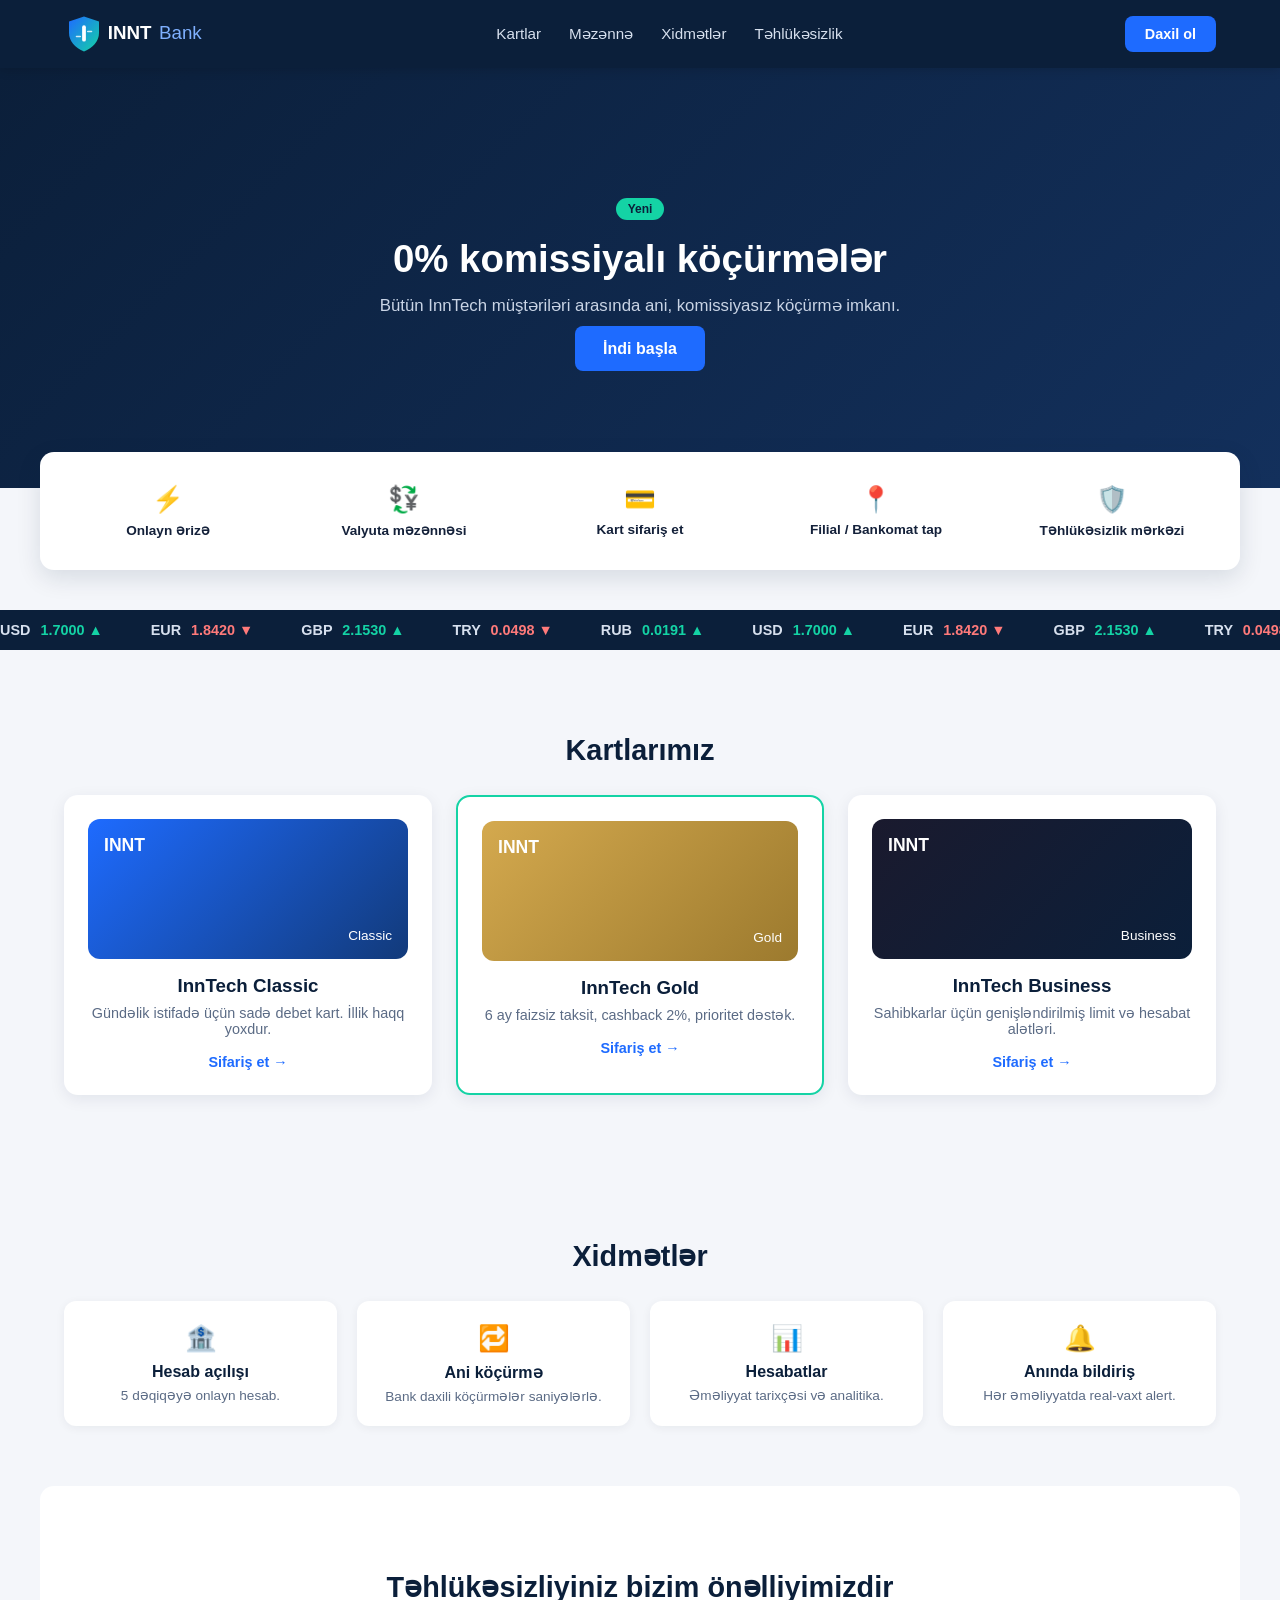
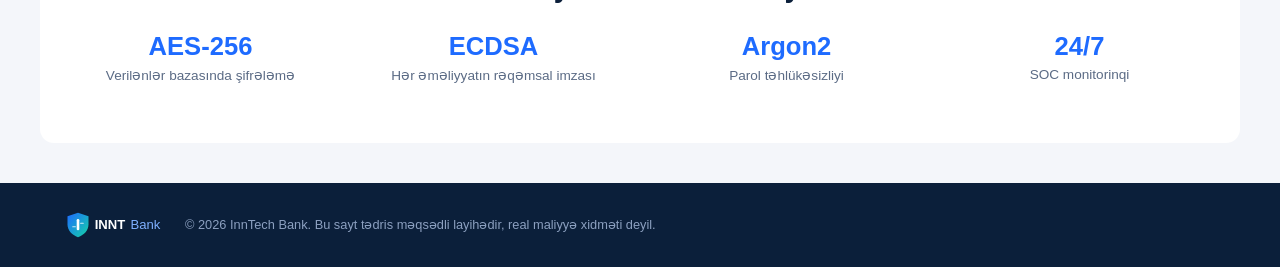
<file: templates/index.html>
<!--
  index.html — SAYTIN ANA (TANITIM) SƏHİFƏSİ
  ==============================================
  Bu səhifə sırf VİZUAL məqsədlidir — real bank saytları kimi görünmək
  üçün hazırlanıb (slayder, kart təklifləri, valyuta lenti və s.).
  Kriptoqrafiya/infosec məntiqi burada YOXDUR, o, /login, /dashboard,
  /staff/panel kimi səhifələrdə baş verir. Bu səhifə yalnız həmin
  səhifələrə aparan "qapıdır".
-->
<!DOCTYPE html>
<html lang="az">
<head>
<meta charset="UTF-8">
<meta name="viewport" content="width=device-width, initial-scale=1.0">
<title>InnTech Bank — Rəqəmsal bankçılığın yeni nəsli</title>
<link rel="stylesheet" href="/static/style.css">
</head>
<body class="home-body">

  <!-- ========== HEADER (yuxarı naviqasiya) ========== -->
  <header class="site-header">
    <div class="header-inner">
      <a href="/" class="logo-link">
        <img src="/static/logo.svg" alt="InnTech Bank" height="40">
      </a>
      <nav class="main-nav">
        <a href="#cards">Kartlar</a>
        <a href="#rates">Məzənnə</a>
        <a href="#services">Xidmətlər</a>
        <a href="#security">Təhlükəsizlik</a>
      </nav>
      <!-- Bu düymə həqiqi giriş səhifəsinə (/login) aparır -->
      <a href="/login" class="btn-login">Daxil ol</a>
    </div>
  </header>

  <!-- ========== HERO / SLAYDER (avtomatik dəyişən banner) ========== -->
  <section class="hero-slider">
    <div class="slide active">
      <div class="slide-content">
        <span class="badge">Yeni</span>
        <h1>0% komissiyalı köçürmələr</h1>
        <p>Bütün InnTech müştəriləri arasında ani, komissiyasız köçürmə imkanı.</p>
        <a href="/login" class="btn-cta">İndi başla</a>
      </div>
    </div>
    <div class="slide">
      <div class="slide-content">
        <span class="badge">Kampaniya</span>
        <h1>İnnTech Gold Kart — 6 ay faizsiz</h1>
        <p>İlk 6 ay üzrə illik xidmət haqqı yoxdur, taksitlə alış-veriş imkanı.</p>
        <a href="#cards" class="btn-cta">Ətraflı bax</a>
      </div>
    </div>
    <div class="slide">
      <div class="slide-content">
        <span class="badge">Təhlükəsizlik</span>
        <h1>Hər əməliyyat rəqəmsal imza ilə qorunur</h1>
        <p>AES-256 şifrələmə və ECDSA imza ilə maliyyə datanız tam qorunur.</p>
        <a href="#security" class="btn-cta">Necə işləyir?</a>
      </div>
    </div>
    <!-- Slaydların altındakı nöqtələr: hazırkı slaydı göstərir -->
    <div class="slide-dots">
      <span class="dot active"></span><span class="dot"></span><span class="dot"></span>
    </div>
  </section>

  <!-- ========== SÜRƏTLİ KEÇİDLƏR (ikonlu qısayollar) ========== -->
  <section class="quick-actions">
    <a href="/login" class="qa-item">
      <span class="qa-icon">⚡</span><span>Onlayn ərizə</span>
    </a>
    <a href="#rates" class="qa-item">
      <span class="qa-icon">💱</span><span>Valyuta məzənnəsi</span>
    </a>
    <a href="#cards" class="qa-item">
      <span class="qa-icon">💳</span><span>Kart sifariş et</span>
    </a>
    <a href="#" class="qa-item">
      <span class="qa-icon">📍</span><span>Filial / Bankomat tap</span>
    </a>
    <a href="#security" class="qa-item">
      <span class="qa-icon">🛡️</span><span>Təhlükəsizlik mərkəzi</span>
    </a>
  </section>

  <!-- ========== VALYUTA LENTİ (sağa-sola sürüşən animasiya, CSS ilə) ========== -->
  <section id="rates" class="rate-ticker">
    <div class="ticker-track">
      <span class="ticker-item">USD <b class="up">1.7000 ▲</b></span>
      <span class="ticker-item">EUR <b class="down">1.8420 ▼</b></span>
      <span class="ticker-item">GBP <b class="up">2.1530 ▲</b></span>
      <span class="ticker-item">TRY <b class="down">0.0498 ▼</b></span>
      <span class="ticker-item">RUB <b class="up">0.0191 ▲</b></span>
      <!-- Lent kəsilmədən fırlansın deyə, elementlər bir dəfə də TƏKRAR yazılıb -->
      <span class="ticker-item">USD <b class="up">1.7000 ▲</b></span>
      <span class="ticker-item">EUR <b class="down">1.8420 ▼</b></span>
      <span class="ticker-item">GBP <b class="up">2.1530 ▲</b></span>
      <span class="ticker-item">TRY <b class="down">0.0498 ▼</b></span>
      <span class="ticker-item">RUB <b class="up">0.0191 ▲</b></span>
    </div>
  </section>

  <!-- ========== KREDİT KART TƏKLİFLƏRİ ========== -->
  <section id="cards" class="card-offers">
    <h2>Kartlarımız</h2>
    <div class="cards-grid">
      <div class="offer-card">
        <div class="card-visual card-blue">INNT<span>Classic</span></div>
        <h3>InnTech Classic</h3>
        <p>Gündəlik istifadə üçün sadə debet kart. İllik haqq yoxdur.</p>
        <a href="/login" class="card-link">Sifariş et →</a>
      </div>
      <div class="offer-card featured">
        <div class="card-visual card-gold">INNT<span>Gold</span></div>
        <h3>InnTech Gold</h3>
        <p>6 ay faizsiz taksit, cashback 2%, prioritet dəstək.</p>
        <a href="/login" class="card-link">Sifariş et →</a>
      </div>
      <div class="offer-card">
        <div class="card-visual card-dark">INNT<span>Business</span></div>
        <h3>InnTech Business</h3>
        <p>Sahibkarlar üçün genişləndirilmiş limit və hesabat alətləri.</p>
        <a href="/login" class="card-link">Sifariş et →</a>
      </div>
    </div>
  </section>

  <!-- ========== XİDMƏTLƏR ========== -->
  <section id="services" class="services">
    <h2>Xidmətlər</h2>
    <div class="services-grid">
      <div class="service-item"><span class="qa-icon">🏦</span><h4>Hesab açılışı</h4><p>5 dəqiqəyə onlayn hesab.</p></div>
      <div class="service-item"><span class="qa-icon">🔁</span><h4>Ani köçürmə</h4><p>Bank daxili köçürmələr saniyələrlə.</p></div>
      <div class="service-item"><span class="qa-icon">📊</span><h4>Hesabatlar</h4><p>Əməliyyat tarixçəsi və analitika.</p></div>
      <div class="service-item"><span class="qa-icon">🔔</span><h4>Anında bildiriş</h4><p>Hər əməliyyatda real-vaxt alert.</p></div>
    </div>
  </section>

  <!-- ========== TƏHLÜKƏSİZLİK (marketinq xülasəsi) ==========
       Diqqət: burada yazılan AES-256, ECDSA, Argon2, SOC sözləri sadəcə
       REKLAM mətni deyil — bunlar main.py və crypto.py-da HƏQİQƏTƏN
       işləyən texnikalardır. Demoda bunu göstərə bilərsən. -->
  <section id="security" class="security-strip">
    <h2>Təhlükəsizliyiniz bizim önəlliyimizdir</h2>
    <div class="security-grid">
      <div class="sec-item"><b>AES-256</b><span>Verilənlər bazasında şifrələmə</span></div>
      <div class="sec-item"><b>ECDSA</b><span>Hər əməliyyatın rəqəmsal imzası</span></div>
      <div class="sec-item"><b>Argon2</b><span>Parol təhlükəsizliyi</span></div>
      <div class="sec-item"><b>24/7</b><span>SOC monitorinqi</span></div>
    </div>
  </section>

  <!-- ========== FOOTER ========== -->
  <footer class="site-footer">
    <div class="footer-inner">
      <img src="/static/logo.svg" alt="InnTech Bank" height="28">
      <p>© 2026 InnTech Bank. Bu sayt tədris məqsədli layihədir, real maliyyə xidməti deyil.</p>
    </div>
  </footer>

<script>
  // Sadə slayder: hər 4 saniyədən bir növbəti slayda keçir (dövrü, sonsuz)
  const slides = document.querySelectorAll('.slide');
  const dots = document.querySelectorAll('.dot');
  let current = 0;
  setInterval(() => {
    slides[current].classList.remove('active');
    dots[current].classList.remove('active');
    current = (current + 1) % slides.length;
    slides[current].classList.add('active');
    dots[current].classList.add('active');
  }, 4000);
</script>
</body>
</html>
</file>
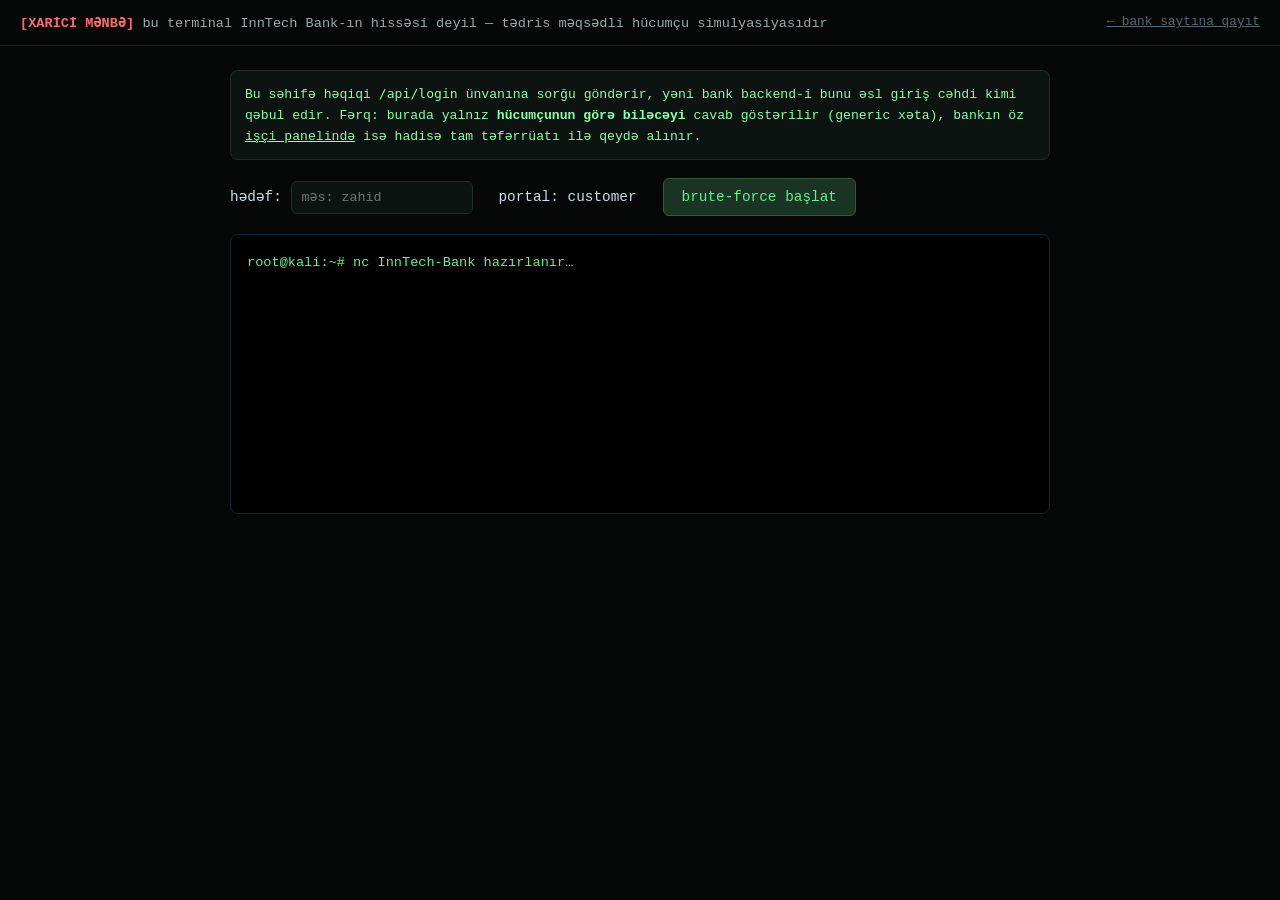
<file: templates/attacker.html>
<!--
  attacker.html — HÜCUMÇU TERMİNALI (bankın özünə aid DEYİL)
  ===========================================================
  Bu səhifə, bank saytının bir hissəsi kimi GÖRÜNMƏMƏK üçün bilərəkdən
  tamam fərqli dizayndadır (qara fon, yaşıl mətn — "hacker terminal" effekti).

  NECƏ İŞLƏYİR: "brute-force başlat" düyməsinə basanda, aşağıdakı JavaScript
  kodu HƏQİQİ /api/login ünvanına, bir-bir, siyahıdakı zəif parolları
  göndərir (fetch() ilə). Yəni bu, saxta bir animasiya deyil — bank
  backend-i bu sorğuları əsl giriş cəhdi kimi qəbul edir.

  VACİB TƏHLÜKƏSİZLİK PRİNSİPİ: bu ekranda yalnız HÜCUMÇUNUN görə biləcəyi
  qədər məlumat göstərilir (sadə "401 Unauthorized" və ya "403 Forbidden").
  Serverin daxili prosesini izah edən ətraflı "trace" burada göstərilmir —
  o, yalnız bankın öz işçi panelində görünür. Real bir sistem də elə
  belə davranmalıdır: xaricə az məlumat, daxildə tam qeyd.
-->
<!doctype html><html lang="az"><head><meta charset="utf-8">
<meta name="viewport" content="width=device-width,initial-scale=1">
<title>externalhost:~# — brute-force terminalı</title>
<style>
  :root{color-scheme:dark}
  *{box-sizing:border-box}
  body{margin:0;background:#050807;color:#5CF28C;font-family:Consolas,"Courier New",monospace;min-height:100vh;display:flex;flex-direction:column}
  header{padding:14px 20px;border-bottom:1px solid #123;color:#9AA;font-size:.85rem;display:flex;justify-content:space-between;flex-wrap:wrap;gap:8px}
  header b{color:#FF6B6B}
  main{flex:1;max-width:860px;margin:0 auto;padding:24px 20px;width:100%}
  .note{background:#0D1310;border:1px solid #1C3024;border-radius:8px;padding:12px 14px;color:#8FA;font-size:.82rem;line-height:1.6;margin-bottom:18px}
  .target{margin-bottom:16px;font-size:.9rem;color:#CDE}
  .target input{background:#0D1310;border:1px solid #1C3024;color:#5CF28C;padding:8px 10px;font-family:inherit;border-radius:6px}
  button{background:#1A3324;color:#5CF28C;border:1px solid #2E5A3E;padding:10px 18px;font-family:inherit;font-size:.9rem;border-radius:6px;cursor:pointer}
  button:hover{background:#214229}
  button:disabled{opacity:.4;cursor:not-allowed}
  #term{margin-top:18px;background:#000;border:1px solid #123;border-radius:8px;padding:16px;min-height:280px;font-size:.85rem;line-height:1.7;white-space:pre-wrap}
  .bad{color:#FF6B6B}.ok{color:#5CF28C}.warn{color:#F2C85C}.dim{color:#567}
  a.back{color:#567;font-size:.8rem}
</style></head>
<body>
<header>
  <span><b>[XARİCİ MƏNBƏ]</b> bu terminal InnTech Bank-ın hissəsi deyil — tədris məqsədli hücumçu simulyasiyasıdır</span>
  <a class="back" href="/login">← bank saytına qayıt</a>
</header>
<main>
  <div class="note">Bu səhifə həqiqi <code>/api/login</code> ünvanına sorğu göndərir, yəni bank backend-i bunu əsl giriş cəhdi
  kimi qəbul edir. Fərq: burada yalnız <b>hücumçunun görə biləcəyi</b> cavab göstərilir (generic xəta), bankın öz
  <a href="/staff" style="color:#8FA">işçi panelində</a> isə hadisə tam təfərrüatı ilə qeydə alınır.</div>

  <!--
    DÜZƏLİŞ: köhnə "orxan" sərt-kodlaşdırılmış dəyəri silindi (artıq belə
    istifadəçi yoxdur). İndi xana boşdur, demo zamanı istənilən mövcud
    müştəri adını (huseyn, zahid, nicat, adil) özün yazırsan.
  -->
  <div class="target">hədəf: <input id="uname" placeholder="məs: zahid"> &nbsp; portal: customer &nbsp;
  <button id="go">brute-force başlat</button></div>

  <div id="term">root@kali:~# nc InnTech-Bank hazırlanır…
</div>
</main>
<script>
// Hücumçunun sınayacağı zəif parollar siyahısı (real dünyada "wordlist" adlanır)
const wordlist=["123456","password","qwerty","admin123","orxan2000","iloveyou","letmein"];
const term=document.getElementById('term'), go=document.getElementById('go');
const esc=s=>s.replace(/[&<>]/g,c=>({'&':'&amp;','<':'&lt;','>':'&gt;'}[c]));
function line(t,cls){term.innerHTML+='\\n'+(cls?('<span class="'+cls+'">'+esc(t)+'</span>'):esc(t));term.scrollTop=term.scrollHeight}

go.addEventListener('click', async ()=>{
  const user=document.getElementById('uname').value.trim();
  // DÜZƏLİŞ: xana boş olanda xəbərdarlıq edir, boş sorğu göndərmir
  if(!user){ line('[!] Hədəf istifadəçi adı yazılmayıb.','warn'); return; }
  go.disabled=true;
  term.innerHTML='root@kali:~# python3 brute_force.py --target inntech-bank --user '+esc(user)+' --wordlist rockyou_top7.txt';
  line('[*] Hücum başladı, '+wordlist.length+' parol sınanacaq…','dim');
  let stopped=false;
  // Hər parolu BİR-BİR, HƏQİQİ /api/login ünvanına göndərir (fetch)
  for(let i=0;i<wordlist.length && !stopped;i++){
    const pw=wordlist[i];
    const fd=new FormData(); fd.append('username',user); fd.append('password',pw); fd.append('portal','customer');
    let d;
    try{ const r=await fetch('/api/login',{method:'POST',body:fd}); d=await r.json(); }
    catch(e){ line('[!] Şəbəkə xətası','bad'); break; }
    await new Promise(ok=>setTimeout(ok,550));   // real hücum effekti üçün kiçik gözləmə
    if(d.ok){
      // Nəzəri hal: əgər parol doğru çıxsaydı (bizim demoda baş vermir, çünki
      // doğru parol siyahıda yoxdur)
      line(`[${i+1}/${wordlist.length}] "${pw}"  ->  200 OK — giriş uğurlu oldu!`,'bad');
      line('[!] PAROL TAPILDI, hücum uğurlu oldu','bad'); stopped=true; break;
    }
    if(/blokl/i.test(d.error||'')){
      // Server "Hesab bloklanıb" cavabı verəndə hücum dayandırılır
      line(`[${i+1}/${wordlist.length}] "${pw}"  ->  403 Forbidden — "${d.error}"`,'warn');
      line('[x] Hədəf tərəfindən əlaqə kəsildi (hesab bloklanıb). Hücum dayandırıldı.','warn');
      stopped=true; break;
    }
    // Adi yanlış parol cavabı
    line(`[${i+1}/${wordlist.length}] "${pw}"  ->  401 Unauthorized — "${d.error}"`,'bad');
  }
  if(!stopped) line('[*] Siyahı tükəndi, hədəf sındırılmadı.','dim');
  line('','');
  line('root@kali:~# _','dim');
  go.disabled=false;
});
</script>
</body></html>
</file>
<file: static/style.css>
:root{--navy:#0B1F3A;--blue:#1E6BFF;--mint:#14D3A5;--bg:#F4F6FA;--ink:#14213A;--mut:#5B6B85;--red:#D64545}
*{box-sizing:border-box}
body{margin:0;font-family:Inter,"Segoe UI",Arial,sans-serif;color:var(--ink);background:var(--bg)}
.split{display:grid;grid-template-columns:1fr 1fr;min-height:100vh}
.brand{background:var(--navy);color:#fff;padding:48px;display:flex;flex-direction:column;justify-content:space-between}
.brand h1{font-size:2.4rem;line-height:1.15;max-width:15ch;margin:0 0 16px}
.brand p{color:#A9B8D0;max-width:38ch;line-height:1.6}
.brand small{color:#6F83A3}
.panel{padding:48px;display:flex;flex-direction:column;justify-content:center;gap:24px;max-width:520px;width:100%;margin:auto}
.tabs a{color:var(--mut);text-decoration:none;margin-right:20px;padding-bottom:6px}
.tabs a.on{color:var(--ink);font-weight:600;border-bottom:3px solid var(--blue)}
form{display:grid;gap:14px}
label{font-size:.85rem;color:var(--mut);display:grid;gap:6px}
input{padding:13px 14px;border:1px solid #CBD5E5;border-radius:10px;font-size:1rem}
input:focus-visible,button:focus-visible{outline:3px solid #9DBEFF;outline-offset:1px}
button{padding:14px;border:0;border-radius:10px;background:var(--blue);color:#fff;font-weight:600;font-size:1rem;cursor:pointer}
.err{color:var(--red);min-height:1.2em;font-size:.9rem;margin:0}
.xray{background:#0A1628;color:#9FE8D4;border-radius:12px;padding:14px 16px;font:.8rem/1.7 Consolas,monospace;min-height:110px}
.xray b{color:#fff;font-family:Inter,sans-serif}
.xray .bad{color:#FF9C9C}
.top{background:var(--navy);color:#fff;display:flex;justify-content:space-between;align-items:center;padding:12px 32px}
.top img{height:40px}.top a{color:#A9B8D0;margin-left:16px}
main{max-width:960px;margin:32px auto;padding:0 20px}
.card{background:#fff;border-radius:14px;padding:24px;box-shadow:0 1px 3px rgba(11,31,58,.08);margin-bottom:20px}
.balance{font-size:2.2rem;font-weight:700}
@media(max-width:800px){.split{grid-template-columns:1fr}.brand{padding:28px}}
.grid{display:grid;grid-template-columns:1.2fr 1fr;gap:20px}
@media(max-width:800px){.grid{grid-template-columns:1fr}}
table{width:100%;border-collapse:collapse;font-size:.88rem}
th,td{text-align:left;padding:9px 8px;border-bottom:1px solid #E3E9F3;vertical-align:top}
th{color:var(--mut);font-weight:600}
.mono{font-family:Consolas,monospace;word-break:break-all;font-size:.78rem}
.ok{color:#0C8F6E;font-weight:600}.no{color:var(--red);font-weight:600}
.btn-s{padding:6px 10px;font-size:.8rem;background:#fff;color:var(--red);border:1px solid var(--red)}
.nav a{color:#fff;margin-right:16px;text-decoration:none}
/* ===== Bunları mövcud static/style.css faylının SONUNA əlavə et ===== */

.home-body{background:var(--bg);}

/* Header */
.site-header{background:var(--navy);padding:14px 0;position:sticky;top:0;z-index:50;box-shadow:0 2px 10px rgba(0,0,0,.15);}
.header-inner{max-width:1200px;margin:0 auto;display:flex;align-items:center;justify-content:space-between;padding:0 24px;}
.main-nav{display:flex;gap:28px;}
.main-nav a{color:#D7E0EE;text-decoration:none;font-size:.95rem;}
.main-nav a:hover{color:#fff;}
.btn-login{background:var(--blue);color:#fff;padding:10px 20px;border-radius:8px;text-decoration:none;font-weight:600;font-size:.9rem;}
.btn-login:hover{background:#1557cc;}
.logo-link{display:flex;align-items:center;}

/* Hero slider */
.hero-slider{position:relative;height:420px;background:var(--navy);overflow:hidden;}
.slide{position:absolute;inset:0;opacity:0;transition:opacity .6s ease;display:flex;align-items:center;justify-content:center;
  background:linear-gradient(135deg,var(--navy) 0%,#13305c 100%);}
.slide.active{opacity:1;}
.slide-content{max-width:640px;text-align:center;color:#fff;padding:0 20px;}
.badge{display:inline-block;background:var(--mint);color:var(--navy);font-weight:700;font-size:.75rem;padding:4px 12px;border-radius:20px;margin-bottom:16px;}
.slide h1{font-size:2.4rem;margin:0 0 12px;line-height:1.2;}
.slide p{color:#C9D4E5;margin:0 0 24px;font-size:1.05rem;}
.btn-cta{background:var(--blue);color:#fff;padding:14px 28px;border-radius:8px;text-decoration:none;font-weight:600;}
.btn-cta:hover{background:#1557cc;}
.slide-dots{position:absolute;bottom:20px;left:50%;transform:translateX(-50%);display:flex;gap:8px;}
.dot{width:8px;height:8px;border-radius:50%;background:rgba(255,255,255,.35);}
.dot.active{background:#fff;}

/* Quick actions */
.quick-actions{max-width:1200px;margin:-36px auto 0;position:relative;z-index:10;background:#fff;border-radius:14px;
  box-shadow:0 8px 24px rgba(11,31,58,.12);display:flex;justify-content:space-between;padding:22px 10px;flex-wrap:wrap;}
.qa-item{flex:1;min-width:140px;display:flex;flex-direction:column;align-items:center;gap:8px;text-decoration:none;
  color:var(--ink);font-size:.85rem;font-weight:600;padding:10px;}
.qa-item:hover{color:var(--blue);}
.qa-icon{font-size:1.6rem;}

/* Currency ticker */
.rate-ticker{background:var(--navy);overflow:hidden;padding:12px 0;margin-top:40px;}
.ticker-track{display:flex;gap:48px;white-space:nowrap;animation:scroll-left 22s linear infinite;width:max-content;}
.ticker-item{color:#D7E0EE;font-size:.9rem;font-weight:600;}
.ticker-item b{margin-left:6px;}
.ticker-item b.up{color:var(--mint);}
.ticker-item b.down{color:#FF7A7A;}
@keyframes scroll-left{from{transform:translateX(0);}to{transform:translateX(-50%);}}

/* Section headings */
.card-offers,.services,.security-strip{max-width:1200px;margin:0 auto;padding:60px 24px;}
.card-offers h2,.services h2,.security-strip h2{font-size:1.8rem;color:var(--navy);margin-bottom:28px;text-align:center;}

/* Cards grid */
.cards-grid{display:grid;grid-template-columns:repeat(3,1fr);gap:24px;}
.offer-card{background:#fff;border-radius:14px;padding:24px;box-shadow:0 4px 16px rgba(11,31,58,.08);text-align:center;transition:transform .2s;}
.offer-card:hover{transform:translateY(-4px);}
.offer-card.featured{border:2px solid var(--mint);}
.card-visual{height:140px;border-radius:12px;display:flex;flex-direction:column;align-items:flex-start;justify-content:space-between;
  padding:16px;color:#fff;font-weight:800;font-size:1.1rem;margin-bottom:16px;}
.card-visual span{font-size:.85rem;font-weight:500;align-self:flex-end;}
.card-blue{background:linear-gradient(135deg,var(--blue),#123a7a);}
.card-gold{background:linear-gradient(135deg,#D4A94E,#9c7a2e);}
.card-dark{background:linear-gradient(135deg,#1a1a2e,var(--navy));}
.offer-card h3{margin:0 0 8px;color:var(--navy);}
.offer-card p{color:var(--mut);font-size:.9rem;margin:0 0 16px;}
.card-link{color:var(--blue);text-decoration:none;font-weight:600;font-size:.9rem;}

/* Services */
.services-grid{display:grid;grid-template-columns:repeat(4,1fr);gap:20px;}
.service-item{background:#fff;border-radius:12px;padding:22px;text-align:center;box-shadow:0 2px 10px rgba(11,31,58,.06);}
.service-item h4{margin:10px 0 6px;color:var(--navy);font-size:1rem;}
.service-item p{color:var(--mut);font-size:.85rem;margin:0;}

/* Security strip */
.security-strip{background:#fff;border-radius:14px;}
.security-grid{display:grid;grid-template-columns:repeat(4,1fr);gap:20px;text-align:center;}
.sec-item{display:flex;flex-direction:column;gap:6px;}
.sec-item b{font-size:1.6rem;color:var(--blue);}
.sec-item span{color:var(--mut);font-size:.85rem;}

/* Footer */
.site-footer{background:var(--navy);padding:28px 0;margin-top:40px;}
.footer-inner{max-width:1200px;margin:0 auto;padding:0 24px;display:flex;align-items:center;gap:16px;}
.footer-inner p{color:#8CA0C0;font-size:.8rem;margin:0;}

@media(max-width:768px){
  .cards-grid,.services-grid,.security-grid{grid-template-columns:1fr 1fr;}
  .main-nav{display:none;}
  .slide h1{font-size:1.6rem;}
}
</file>
